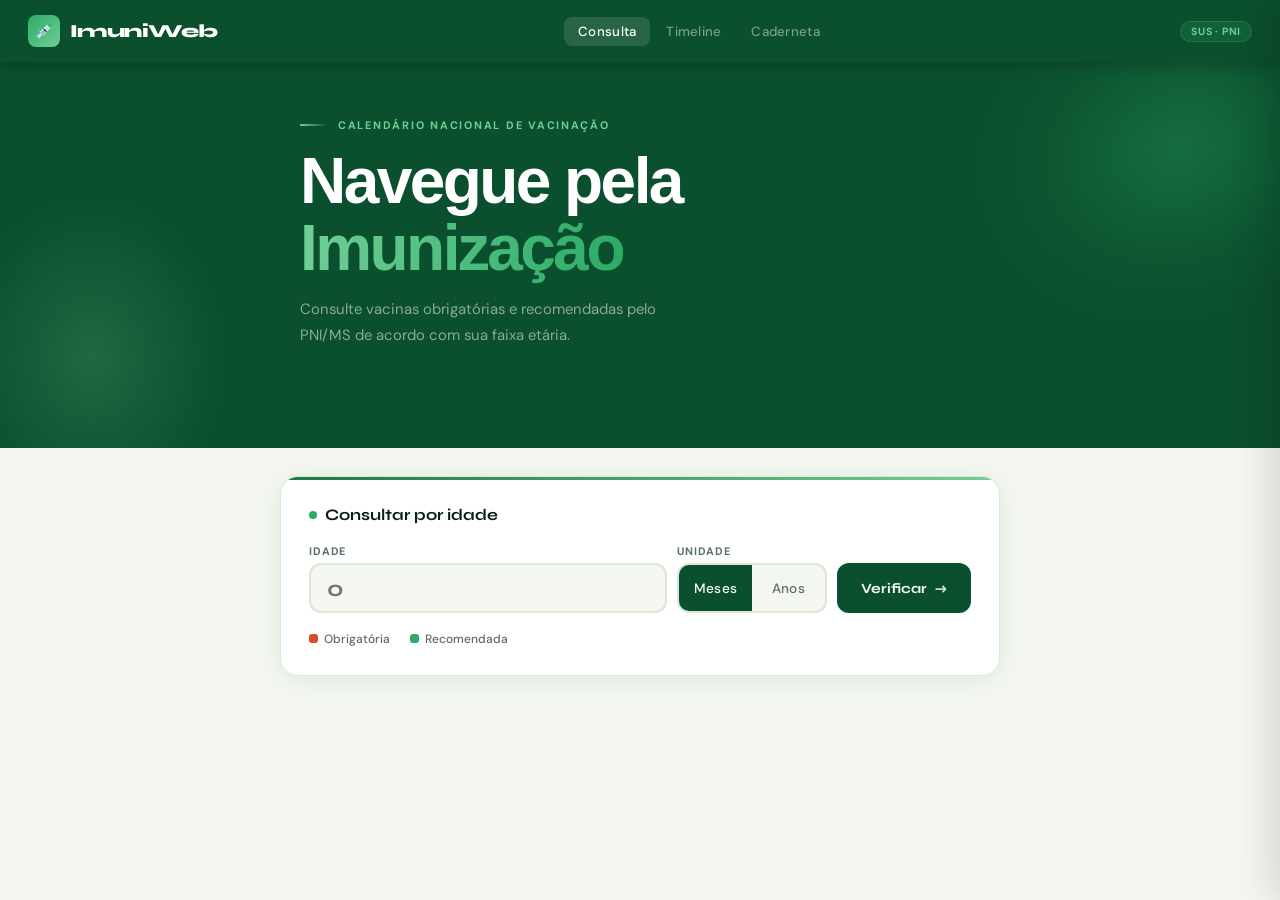
<file: index.html>
<!DOCTYPE html>
<html lang="pt-BR">
<head>
  <meta charset="UTF-8" />
  <meta name="viewport" content="width=device-width, initial-scale=1.0" />
  <title>ImuniWeb — Navegue pela Imunização</title>
  <link rel="preconnect" href="https://fonts.googleapis.com" />
  <link rel="preconnect" href="https://fonts.gstatic.com" crossorigin />
  <link href="https://fonts.googleapis.com/css2?family=Syne:wght@400;600;700;800&family=DM+Sans:ital,opsz,wght@0,9..40,300;0,9..40,400;0,9..40,500;1,9..40,300&display=swap" rel="stylesheet" />
  <link rel="stylesheet" href="style.css" />
</head>
<body>

  <!-- ── HEADER ── -->
  <header>
    <div class="logo">
      <div class="logo-pill">💉</div>
      ImuniWeb
    </div>
    <nav class="nav-tabs">
      <button class="nav-tab active" data-page="consulta">Consulta</button>
      <button class="nav-tab" data-page="timeline">Timeline</button>
      <button class="nav-tab" data-page="caderneta">Caderneta</button>
    </nav>
    <div class="badge-sus">SUS · PNI</div>
  </header>

  <!-- ── HERO ── -->
  <section class="hero">
    <div class="hero-bg">
      <div class="hero-bg-grid"></div>
      <div class="hero-bg-circle1"></div>
      <div class="hero-bg-circle2"></div>
    </div>
    <div class="hero-inner">
      <div class="eyebrow">Calendário Nacional de Vacinação</div>
      <h1>Navegue pela<br><em>Imunização</em></h1>
      <p class="hero-sub">
        Consulte vacinas obrigatórias e recomendadas pelo PNI/MS de acordo
        com sua faixa etária. 
      </p>
  
  </section>

  <!-- ── MAIN ── -->
  <main class="views">

    <!-- PAGE: CONSULTA -->
    <div class="page active" id="page-consulta">

      <div class="card">
        <div class="card-head">
          <div class="pulse-dot"></div>
          Consultar por idade
        </div>
        <div class="irow">
          <div class="iw">
            <span class="ilabel">Idade</span>
            <input type="number" id="idadeInput" class="inum" min="0" placeholder="0" />
          </div>
          <div>
            <span class="ilabel">Unidade</span>
            <div class="toggle">
              <button class="tbtn active" id="btnM">Meses</button>
              <button class="tbtn" id="btnA">Anos</button>
            </div>
          </div>
          <button class="btn-go" id="btnVerificar">
            <span>Verificar</span>
            <span class="arr">→</span>
          </button>
        </div>
        <div class="legend">
          <div class="leg"><div class="ldot ob"></div>Obrigatória</div>
          <div class="leg"><div class="ldot rec"></div>Recomendada</div>
        </div>
      </div>

      <div id="filterArea" class="hidden">
        <div class="search-wrap">
          <span class="search-ico">🔍</span>
          <input class="search-inp" id="searchInp" placeholder="Buscar vacina ou doença…" />
        </div>
        <div class="filter-row">
          <button class="fpill active" data-filtro="todos">Todas</button>
          <button class="fpill ob"     data-filtro="ob">Obrigatórias</button>
          <button class="fpill rec"    data-filtro="rec">Recomendadas</button>
        </div>
      </div>

      <div id="resultsArea"></div>
    </div>

    <!-- PAGE: TIMELINE -->
    <div class="page" id="page-timeline">
      <div class="card">
        <div class="card-head">📅 Calendário completo por fase</div>
        <p class="card-desc">
          Todas as vacinas organizadas por faixa etária, do nascimento à
          terceira idade. Toque em qualquer vacina para ver detalhes.
        </p>
      </div>
      <div class="timeline" id="timelineContainer"></div>
    </div>

    <!-- PAGE: CADERNETA -->
    <div class="page" id="page-caderneta">
      <div class="cad-info">
        <h3>Minha Caderneta Virtual</h3>
        <p>
          Marque as vacinas que você já tomou para acompanhar sua proteção.
          Os dados ficam salvos nesta sessão.
        </p>
      </div>
      <div id="progressArea"></div>
      <div class="cad-check-list" id="cadList"></div>
    </div>

  </main>

  <!-- ── OVERLAY ── -->
  <div class="overlay" id="overlay"></div>

  <!-- ── DRAWER ── -->
  <aside class="drawer" id="drawer" aria-hidden="true">
    <div class="dhead">
      <div>
        <div class="dtype" id="dType"></div>
        <div class="dtitle" id="dTitle"></div>
      </div>
      <button class="btn-close" id="btnFechar" aria-label="Fechar">✕</button>
    </div>
    <div class="dbody" id="dBody"></div>
  </aside>

  <script src="script.js"></script>
</body>
</html>
</file>
<file: style.css>
/* ── RESET & VARS ── */
*, *::before, *::after {
  box-sizing: border-box;
  margin: 0;
  padding: 0;
}

:root {
  --ink:        #0d1f12;
  --ink2:       #1a3320;
  --surface:    #f4f7f0;
  --card:       #ffffff;

  --green-1:    #0a4f2e;   /* escuro — hero, header */
  --green-2:    #1a7a45;   /* médio — acento forte   */
  --green-3:    #2dab65;   /* vibrante — hover, CTA  */
  --green-4:    #6fcf97;   /* claro — highlights     */
  --green-5:    #d4f0e0;   /* suave — backgrounds    */

  --obrig:      #d64c2b;
  --recom:      #2dab65;

  --muted:      #5a7060;
  --border:     #dde8d8;
  --shadow:     0 4px 24px rgba(26, 122, 69, 0.10);

  --radius-lg:  18px;
  --radius-md:  12px;
  --radius-sm:  8px;
}

html, body { height: 100%; }

body {
  font-family: 'DM Sans', sans-serif;
  background: var(--surface);
  color: var(--ink);
  min-height: 100vh;
  overflow-x: hidden;
  -webkit-font-smoothing: antialiased;
}

.hidden { display: none !important; }


/* ═══════════════════════
   HEADER
═══════════════════════ */
header {
  background: var(--green-1);
  padding: 0 1.75rem;
  position: sticky;
  top: 0;
  z-index: 100;
  display: flex;
  align-items: center;
  justify-content: space-between;
  height: 62px;
  box-shadow: 0 2px 16px rgba(0,0,0,0.25);
}

.logo {
  font-family: 'Syne', sans-serif;
  font-weight: 800;
  font-size: 1.15rem;
  color: #fff;
  letter-spacing: -0.03em;
  display: flex;
  align-items: center;
  gap: 10px;
  flex-shrink: 0;
}

.logo-pill {
  background: linear-gradient(135deg, var(--green-3), var(--green-4));
  width: 32px;
  height: 32px;
  border-radius: var(--radius-sm);
  display: flex;
  align-items: center;
  justify-content: center;
  font-size: 0.95rem;
}

.nav-tabs { display: flex; gap: 2px; }

.nav-tab {
  background: transparent;
  border: none;
  color: rgba(255,255,255,0.45);
  font-family: 'DM Sans', sans-serif;
  font-size: 0.83rem;
  font-weight: 500;
  padding: 6px 14px;
  border-radius: var(--radius-sm);
  cursor: pointer;
  transition: background 0.2s, color 0.2s;
  letter-spacing: 0.02em;
}

.nav-tab.active,
.nav-tab:hover {
  background: rgba(255,255,255,0.12);
  color: #fff;
}

.badge-sus {
  font-size: 0.65rem;
  background: rgba(45,171,101,0.2);
  color: var(--green-4);
  border: 1px solid rgba(45,171,101,0.35);
  padding: 3px 10px;
  border-radius: 20px;
  font-weight: 700;
  letter-spacing: 0.07em;
  text-transform: uppercase;
  flex-shrink: 0;
}


/* ═══════════════════════
   HERO
═══════════════════════ */
.hero {
  position: relative;
  overflow: hidden;
  padding: 3.5rem 1.75rem 4rem;
  background: var(--green-1);
}

.hero-bg {
  position: absolute;
  inset: 0;
  pointer-events: none;
  z-index: 0;
}

/* Grade de pontos verdes */
.hero-bg-grid {
  position: absolute;
  inset: 0;
  background-size: 28px 28px;
}

/* Blob orgânico 1 — canto superior direito */
.hero-bg-circle1 {
  position: absolute;
  top: -100px;
  right: -120px;
  width: 500px;
  height: 500px;
  background: radial-gradient(
    ellipse 55% 45% at 60% 40%,
    rgba(45,171,101,0.32) 0%,
    rgba(26,122,69,0.15) 50%,
    transparent 75%
  );
  transform: rotate(-20deg);
}

/* Blob orgânico 2 — canto inferior esquerdo */
.hero-bg-circle2 {
  position: absolute;
  bottom: -80px;
  left: -60px;
  width: 380px;
  height: 380px;
  background: radial-gradient(
    ellipse 50% 60% at 40% 55%,
    rgba(111,207,151,0.2) 0%,
    transparent 70%
  );
}

/* Linha decorativa na base do hero */
.hero-bg-stripe {
  position: absolute;
  bottom: 0; left: 0; right: 0;
  height: 4px;
  background: linear-gradient(90deg, var(--green-4) 0%, var(--green-3) 40%, var(--green-2) 100%);
}

.hero-inner {
  position: relative;
  z-index: 1;
  max-width: 680px;
  margin: 0 auto;
}

.eyebrow {
  font-size: 0.68rem;
  font-weight: 700;
  color: var(--green-4);
  letter-spacing: 0.16em;
  text-transform: uppercase;
  margin-bottom: 1rem;
  display: flex;
  align-items: center;
  gap: 10px;
}

.eyebrow::before {
  content: '';
  display: inline-block;
  width: 28px;
  height: 2px;
  background: linear-gradient(90deg, var(--green-4), transparent);
}

.hero h1 {
  font-family:  sans-serif;
  font-size: 4rem;
  color: #fff;
  line-height: 1.04;
  letter-spacing: -0.04em;
  margin-bottom: 1rem;
}

.hero h1 em {
  font-style: normal;
  background: linear-gradient(90deg, var(--green-4), var(--green-3));
  -webkit-background-clip: text;
  -webkit-text-fill-color: transparent;
  background-clip: text;
}

.hero-sub {
  color: rgba(255,255,255,0.52);
  font-size: 0.93rem;
  max-width: 400px;
  line-height: 1.72;
  margin-bottom: 2.25rem;
}


.sn {
  font-family: 'Syne', sans-serif;
  font-size: 1.5rem;
  font-weight: 800;
  color: #fff;
  line-height: 1;
}

.sl {
  font-size: 0.68rem;
  color: rgba(255,255,255,0.38);
  text-transform: uppercase;
  letter-spacing: 0.08em;
  margin-top: 3px;
}

.sdiv {
  width: 1px;
  background: rgba(255,255,255,0.12);
  align-self: stretch;
}


/* ═══════════════════════
   VIEWS / LAYOUT
═══════════════════════ */
.views {
  max-width: 760px;
  margin: 0 auto;
  padding: 1.75rem 1.25rem 4rem;
}

.page { display: none; }
.page.active { display: block; }


/* ═══════════════════════
   CARD
═══════════════════════ */
.card {
  background: var(--card);
  border-radius: var(--radius-lg);
  padding: 1.75rem;
  box-shadow: var(--shadow);
  border: 1px solid var(--border);
  margin-bottom: 1.25rem;
  position: relative;
  overflow: hidden;
}

.card::before {
  content: '';
  position: absolute;
  top: 0; left: 0; right: 0;
  height: 3px;
  background: linear-gradient(90deg, var(--green-2), var(--green-4));
}

.card-head {
  font-family: 'Syne', sans-serif;
  font-weight: 700;
  font-size: 1rem;
  margin-bottom: 1.25rem;
  display: flex;
  align-items: center;
  gap: 8px;
  color: var(--ink);
}

.card-desc {
  font-size: 0.85rem;
  color: var(--muted);
  line-height: 1.65;
}

.pulse-dot {
  width: 8px;
  height: 8px;
  border-radius: 50%;
  background: var(--green-3);
  animation: pulse 2s infinite;
  flex-shrink: 0;
}

@keyframes pulse {
  0%, 100% { opacity: 1; transform: scale(1); }
  50%       { opacity: 0.5; transform: scale(1.6); }
}


/* ═══════════════════════
   INPUT ROW
═══════════════════════ */
.irow {
  display: flex;
  gap: 10px;
  align-items: flex-end;
  flex-wrap: wrap;
  margin-bottom: 1.1rem;
}

.iw { flex: 1; min-width: 100px; }

.ilabel {
  font-size: 0.68rem;
  font-weight: 700;
  color: var(--muted);
  text-transform: uppercase;
  letter-spacing: 0.08em;
  margin-bottom: 5px;
  display: block;
}

.inum {
  width: 100%;
  height: 50px;
  border: 2px solid var(--border);
  border-radius: var(--radius-md);
  padding: 0 1rem;
  font-family: 'Syne', sans-serif;
  font-size: 1.4rem;
  font-weight: 700;
  color: var(--ink);
  background: var(--surface);
  outline: none;
  transition: border-color 0.2s, background 0.2s;
  
}

.inum::-webkit-outer-spin-button,
.inum::-webkit-inner-spin-button { -webkit-appearance: none; }

.inum:focus {
  border-color: var(--green-2);
  background: #fff;
}

.toggle {
  display: flex;
  background: var(--surface);
  border: 2px solid var(--border);
  border-radius: var(--radius-md);
  overflow: hidden;
  height: 50px;
  min-width: 150px;
}

.tbtn {
  flex: 1;
  border: none;
  background: transparent;
  font-family: 'DM Sans', sans-serif;
  font-size: 0.85rem;
  font-weight: 500;
  color: var(--muted);
  cursor: pointer;
  transition: background 0.2s, color 0.2s;
  letter-spacing: 0.02em;
}

.tbtn.active {
  background: var(--green-1);
  color: #fff;
}

.btn-go {
  height: 50px;
  padding: 0 1.5rem;
  background: var(--green-1);
  color: #fff;
  border: none;
  border-radius: var(--radius-md);
  font-family: 'Syne', sans-serif;
  font-size: 0.88rem;
  font-weight: 700;
  cursor: pointer;
  white-space: nowrap;
  display: flex;
  align-items: center;
  gap: 8px;
  transition: transform 0.15s;
  position: relative;
  overflow: hidden;
}

.btn-go::after {
  content: '';
  position: absolute;
  inset: 0;
  background: linear-gradient(135deg, var(--green-2), var(--green-3));
  opacity: 0;
  transition: opacity 0.3s;
}

.btn-go:hover::after { opacity: 1; }
.btn-go:active       { transform: scale(0.97); }
.btn-go span, .btn-go .arr { position: relative; z-index: 1; }

.legend { display: flex; gap: 1.25rem; flex-wrap: wrap; }

.leg {
  display: flex;
  align-items: center;
  gap: 6px;
  font-size: 0.75rem;
  color: var(--muted);
  font-weight: 500;
}

.ldot { width: 9px; height: 9px; border-radius: 3px; }
.ldot.ob  { background: var(--obrig); }
.ldot.rec { background: var(--recom); }


/* ═══════════════════════
   SEARCH + FILTERS
═══════════════════════ */
.search-wrap { position: relative; margin-bottom: 1rem; }

.search-ico {
  position: absolute;
  left: 14px;
  top: 50%;
  transform: translateY(-50%);
  color: var(--muted);
  font-size: 0.9rem;
  pointer-events: none;
}

.search-inp {
  width: 100%;
  height: 44px;
  padding: 0 1rem 0 2.6rem;
  border: 2px solid var(--border);
  border-radius: var(--radius-md);
  font-family: 'DM Sans', sans-serif;
  font-size: 0.88rem;
  color: var(--ink);
  background: #fff;
  outline: none;
  transition: border-color 0.2s;
}

.search-inp:focus { border-color: var(--green-2); }

.filter-row { display: flex; gap: 6px; flex-wrap: wrap; margin-bottom: 1.25rem; }

.fpill {
  background: #fff;
  border: 1.5px solid var(--border);
  border-radius: 20px;
  padding: 5px 14px;
  font-size: 0.75rem;
  font-weight: 600;
  color: var(--muted);
  cursor: pointer;
  transition: all 0.2s;
  letter-spacing: 0.02em;
}

.fpill:hover      { border-color: var(--green-2); color: var(--green-2); }
.fpill.active     { background: var(--green-1); border-color: var(--green-1); color: #fff; }
.fpill.ob.active  { background: var(--obrig); border-color: var(--obrig); color: #fff; }
.fpill.rec.active { background: var(--recom); border-color: var(--recom); color: #fff; }


/* ═══════════════════════
   RESULTS
═══════════════════════ */
.rhead {
  display: flex;
  align-items: center;
  justify-content: space-between;
  margin-bottom: 0.9rem;
  flex-wrap: wrap;
  gap: 8px;
}

.rtitle {
  font-family: 'Syne', sans-serif;
  font-weight: 700;
  font-size: 0.98rem;
  color: var(--ink);
}

.rcount { font-size: 0.78rem; color: var(--muted); }

.vgrid {
  display: grid;
  grid-template-columns: repeat(auto-fill, minmax(210px, 1fr));
  gap: 10px;
}


/* ═══════════════════════
   VACCINE CARD
═══════════════════════ */
.vc {
  background: var(--card);
  border: 1.5px solid var(--border);
  border-radius: 14px;
  padding: 1.1rem;
  cursor: pointer;
  transition: transform 0.2s, box-shadow 0.2s, border-color 0.2s;
  position: relative;
  overflow: hidden;
  animation: fup 0.38s ease both;
}

.vc:hover {
  transform: translateY(-3px);
  box-shadow: 0 8px 28px rgba(26,122,69,0.14);
  border-color: var(--green-2);
}

@keyframes fup {
  from { opacity: 0; transform: translateY(12px); }
  to   { opacity: 1; transform: translateY(0); }
}

.vc::before {
  content: '';
  position: absolute;
  left: 0; top: 0; bottom: 0;
  width: 4px;
}

.vc.ob::before  { background: var(--obrig); }
.vc.rec::before { background: var(--recom); }

.vtype {
  font-size: 0.64rem;
  font-weight: 700;
  text-transform: uppercase;
  letter-spacing: 0.1em;
  margin-bottom: 5px;
}

.vc.ob  .vtype { color: var(--obrig); }
.vc.rec .vtype { color: var(--recom); }

.vname {
  font-family: 'Syne', sans-serif;
  font-size: 0.88rem;
  font-weight: 700;
  color: var(--ink);
  margin-bottom: 3px;
  line-height: 1.3;
}

.vprot { font-size: 0.75rem; color: var(--muted); line-height: 1.45; }

.vmore {
  margin-top: 9px;
  font-size: 0.7rem;
  color: var(--green-2);
  font-weight: 600;
  display: flex;
  align-items: center;
  gap: 4px;
}


/* ═══════════════════════
   EMPTY STATE
═══════════════════════ */
.empty { text-align: center; padding: 3rem 1rem; color: var(--muted); }
.eico  { font-size: 2.2rem; margin-bottom: 0.9rem; opacity: 0.4; }

.empty h3 {
  font-family: 'Syne', sans-serif;
  font-weight: 700;
  color: var(--ink);
  margin-bottom: 0.4rem;
}

.empty p { font-size: 0.85rem; }


/* ═══════════════════════
   TIMELINE VIEW
═══════════════════════ */
.tl-phase { margin-bottom: 2rem; }

.tl-phase-head {
  display: flex;
  align-items: center;
  gap: 10px;
  margin-bottom: 1rem;
  padding-bottom: 0.6rem;
  border-bottom: 1.5px solid var(--border);
}

.tl-phase-ico {
  width: 36px;
  height: 36px;
  border-radius: 10px;
  display: flex;
  align-items: center;
  justify-content: center;
  font-size: 1.1rem;
  flex-shrink: 0;
}

.tl-phase-title {
  font-family: 'Syne', sans-serif;
  font-weight: 700;
  font-size: 0.95rem;
  color: var(--ink);
}

.tl-phase-sub { font-size: 0.75rem; color: var(--muted); margin-top: 1px; }

.tl-items { display: flex; flex-direction: column; gap: 8px; }

.tl-item {
  background: #fff;
  border: 1.5px solid var(--border);
  border-radius: var(--radius-md);
  padding: 0.9rem 1rem;
  display: flex;
  align-items: center;
  gap: 12px;
  cursor: pointer;
  transition: border-color 0.2s, box-shadow 0.2s;
}

.tl-item:hover {
  border-color: var(--green-2);
  box-shadow: 0 4px 16px rgba(26,122,69,0.09);
}

.tl-dot { width: 10px; height: 10px; border-radius: 50%; flex-shrink: 0; }
.tl-dot.ob  { background: var(--obrig); }
.tl-dot.rec { background: var(--recom); }

.tl-info { flex: 1; }

.tl-name {
  font-family: 'Syne', sans-serif;
  font-size: 0.88rem;
  font-weight: 700;
  color: var(--ink);
}

.tl-prot { font-size: 0.75rem; color: var(--muted); margin-top: 1px; }
.tl-arr  { font-size: 0.8rem; color: var(--muted); }


/* ═══════════════════════
   CADERNETA VIEW
═══════════════════════ */
.cad-info {
  background: linear-gradient(135deg, var(--green-1), var(--ink2));
  border-radius: 14px;
  padding: 1.5rem;
  color: #fff;
  margin-bottom: 1.25rem;
  position: relative;
  overflow: hidden;
}

.cad-info::before {
  content: '';
  position: absolute;
  top: -40px; right: -40px;
  width: 180px; height: 180px;
  border-radius: 50%;
  background: radial-gradient(circle, rgba(111,207,151,0.18) 0%, transparent 70%);
  pointer-events: none;
}

.cad-info::after {
  content: '💉';
  position: absolute;
  right: 1.25rem; top: 1.25rem;
  font-size: 2rem;
  opacity: 0.18;
}

.cad-info h3 {
  font-family: 'Syne', sans-serif;
  font-size: 1.05rem;
  font-weight: 800;
  margin-bottom: 0.4rem;
}

.cad-info p { font-size: 0.82rem; color: rgba(255,255,255,0.58); line-height: 1.6; }

.prog-label {
  font-size: 0.75rem;
  color: var(--muted);
  margin-bottom: 0.4rem;
  display: flex;
  justify-content: space-between;
}

.progress-bar-wrap {
  background: var(--green-5);
  border-radius: 20px;
  height: 8px;
  margin: 0 0 1rem;
  overflow: hidden;
}

.progress-bar-fill {
  height: 100%;
  border-radius: 20px;
  background: linear-gradient(90deg, var(--green-2), var(--green-3));
  transition: width 0.4s ease;
}

.cad-check-list { display: flex; flex-direction: column; gap: 8px; }

.cad-row {
  display: flex;
  align-items: center;
  gap: 12px;
  background: #fff;
  border: 1.5px solid var(--border);
  border-radius: var(--radius-md);
  padding: 0.9rem 1rem;
  cursor: pointer;
  transition: background 0.2s;
  user-select: none;
}

.cad-row:hover { background: var(--surface); }

.cad-check {
  width: 22px;
  height: 22px;
  border: 2px solid var(--border);
  border-radius: 6px;
  display: flex;
  align-items: center;
  justify-content: center;
  flex-shrink: 0;
  transition: background 0.2s, border-color 0.2s;
  font-size: 0.7rem;
}

.cad-row.checked .cad-check {
  background: var(--green-2);
  border-color: var(--green-2);
  color: #fff;
}

.cad-row.checked .cad-row-name {
  color: var(--muted);
  text-decoration: line-through;
}

.cad-row-name {
  font-family: 'Syne', sans-serif;
  font-size: 0.88rem;
  font-weight: 700;
  color: var(--ink);
  flex: 1;
  transition: color 0.2s;
}

.cad-row-type {
  font-size: 0.65rem;
  font-weight: 700;
  text-transform: uppercase;
  letter-spacing: 0.08em;
}

.cad-row.obType  .cad-row-type { color: var(--obrig); }
.cad-row.recType .cad-row-type { color: var(--recom); }


/* ═══════════════════════
   OVERLAY + DRAWER
═══════════════════════ */
.overlay {
  position: fixed;
  inset: 0;
  background: rgba(10, 31, 18, 0.6);
  backdrop-filter: blur(5px);
  z-index: 200;
  opacity: 0;
  pointer-events: none;
  transition: opacity 0.3s;
}

.overlay.open { opacity: 1; pointer-events: all; }

.drawer {
  position: fixed;
  right: 0; top: 0; bottom: 0;
  width: min(420px, 100vw);
  background: #fff;
  z-index: 300;
  transform: translateX(100%);
  transition: transform 0.35s cubic-bezier(0.4, 0, 0.2, 1);
  display: flex;
  flex-direction: column;
  box-shadow: -8px 0 40px rgba(0, 0, 0, 0.14);
}

.drawer.open { transform: translateX(0); }

.dhead {
  padding: 1.4rem 1.4rem 0.9rem;
  border-bottom: 1px solid var(--border);
  display: flex;
  align-items: flex-start;
  justify-content: space-between;
  gap: 1rem;
}

.dtype {
  font-size: 0.68rem;
  font-weight: 700;
  text-transform: uppercase;
  letter-spacing: 0.1em;
  margin-bottom: 4px;
}

.dtitle {
  font-family: 'Syne', sans-serif;
  font-size: 1.35rem;
  font-weight: 800;
  color: var(--ink);
  line-height: 1.15;
}

.btn-close {
  width: 34px;
  height: 34px;
  border-radius: 9px;
  border: 1.5px solid var(--border);
  background: var(--surface);
  cursor: pointer;
  display: flex;
  align-items: center;
  justify-content: center;
  font-size: 1rem;
  color: var(--muted);
  flex-shrink: 0;
  transition: background 0.2s;
}

.btn-close:hover { background: var(--green-5); }

.dbody {
  flex: 1;
  overflow-y: auto;
  padding: 1.4rem;
  display: flex;
  flex-direction: column;
  gap: 1.1rem;
}

.dbody::-webkit-scrollbar { width: 4px; }
.dbody::-webkit-scrollbar-thumb { background: var(--border); border-radius: 2px; }

.iblock {
  background: var(--surface);
  border-radius: 11px;
  padding: 0.9rem 1rem;
}

.iblabel {
  font-size: 0.67rem;
  font-weight: 700;
  color: var(--muted);
  text-transform: uppercase;
  letter-spacing: 0.08em;
  margin-bottom: 5px;
}

.iblock p { font-size: 0.88rem; color: var(--ink); line-height: 1.6; }

.dose-pills { display: flex; flex-wrap: wrap; gap: 6px; margin-top: 5px; }

.dpill {
  background: var(--green-1);
  color: #fff;
  font-size: 0.7rem;
  font-weight: 700;
  padding: 4px 12px;
  border-radius: 20px;
  letter-spacing: 0.02em;
}

.sus-badge-d {
  background: linear-gradient(135deg, var(--green-1), var(--green-2));
  border-radius: 10px;
  padding: 0.85rem 1rem;
  color: #fff;
  display: flex;
  align-items: center;
  gap: 0.75rem;
  font-size: 0.82rem;
  font-weight: 500;
}

.sus-badge-d strong {
  font-family: 'Syne', sans-serif;
  font-size: 0.9rem;
  display: block;
  margin-bottom: 2px;
}

.sus-ico { font-size: 1.5rem; }


/* ═══════════════════════
   RESPONSIVE
═══════════════════════ */
@media (max-width: 480px) {
  .hero     { padding: 2rem 1rem 2.5rem; }
  .hero h1  { font-size: 1.85rem; }
  .views    { padding: 1.25rem 0.9rem 3rem; }
  .card     { padding: 1.25rem; }
  .irow     { gap: 8px; }
  .btn-go   { width: 100%; justify-content: center; }
  .stats    { gap: 1.25rem; }
  .nav-tabs { display: none; }
  .vgrid    { grid-template-columns: 1fr 1fr; }
}

@media (max-width: 360px) {
  .vgrid { grid-template-columns: 1fr; }
}
</file>
